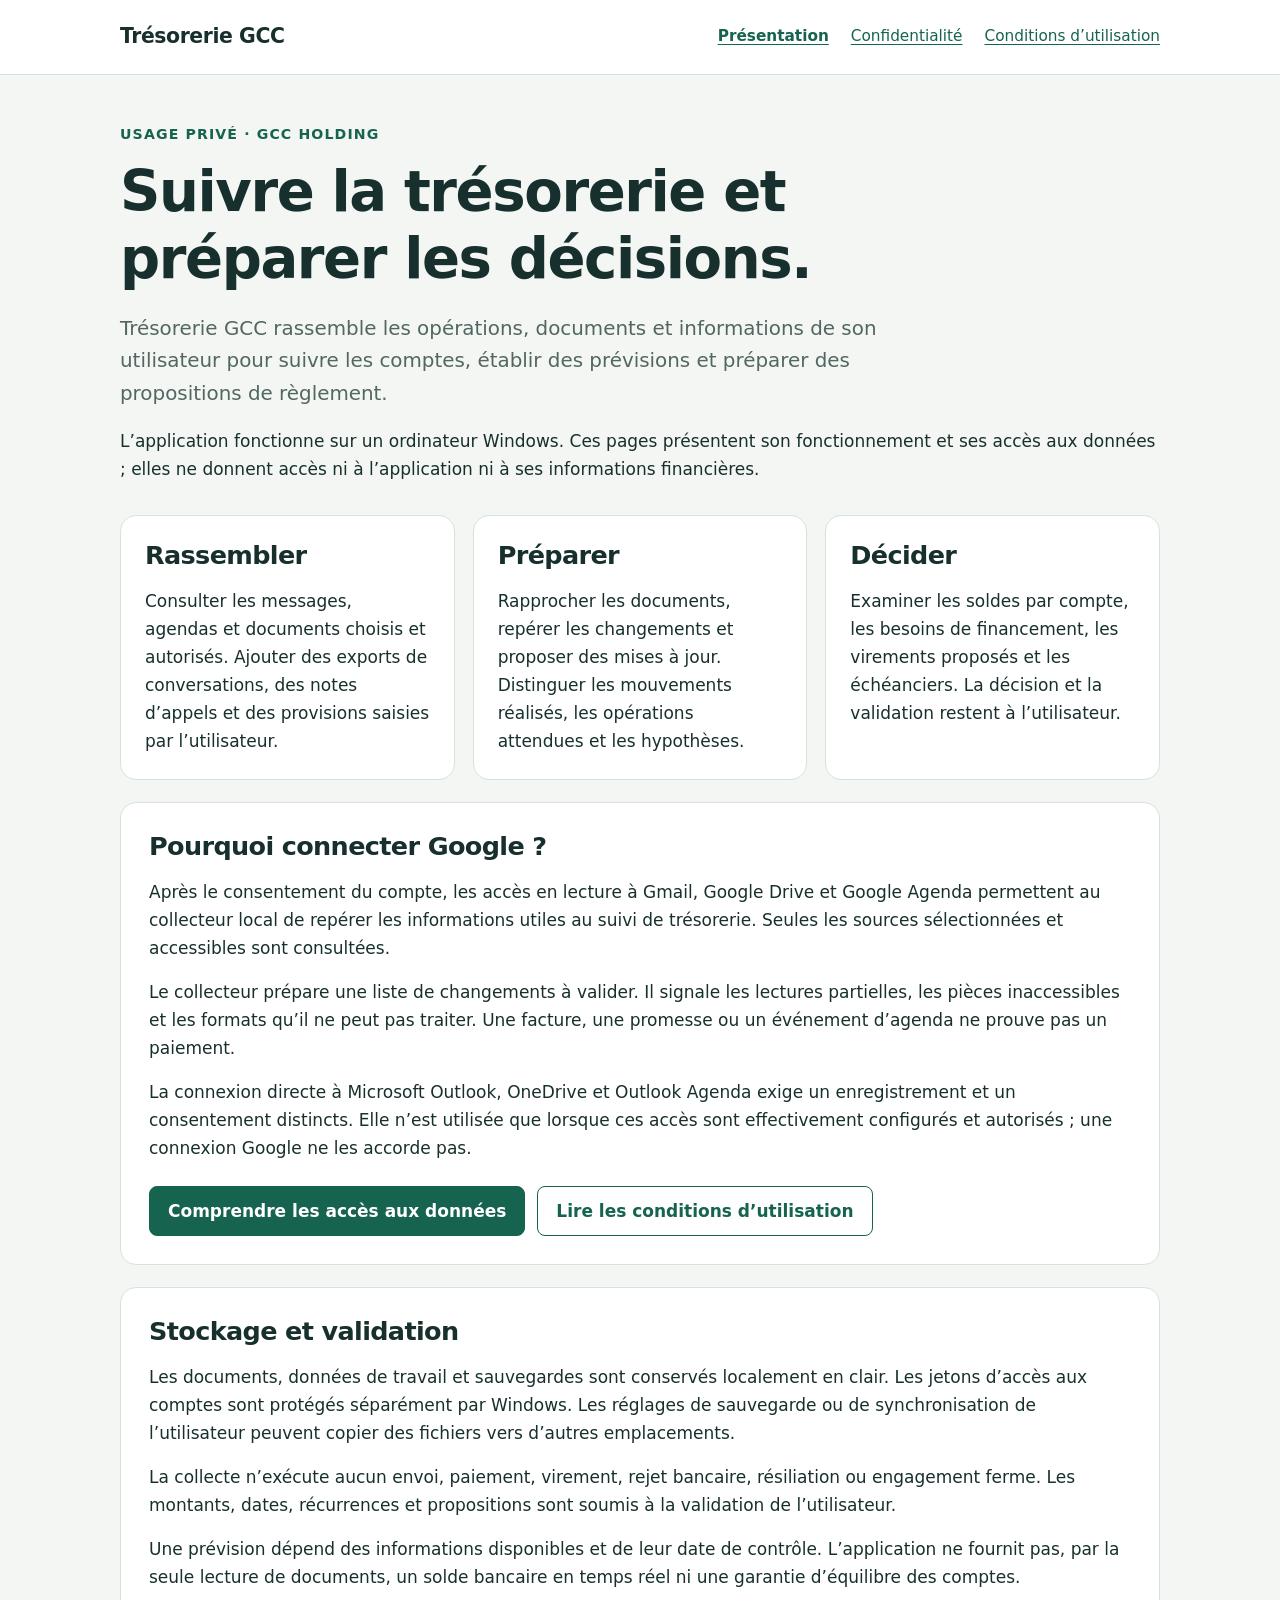
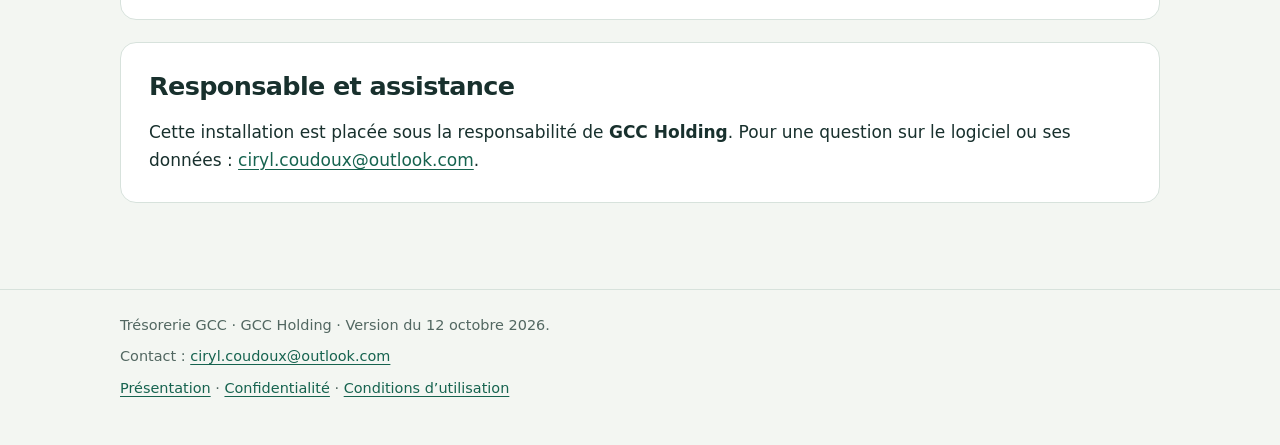
<file: index.html>
<!doctype html>
<html lang="fr">
<head>
  <meta charset="utf-8">
  <meta name="viewport" content="width=device-width,initial-scale=1">
  <meta name="robots" content="noindex,nofollow,noarchive">
  <meta name="referrer" content="no-referrer">
  <meta name="description" content="Présentation de Trésorerie GCC, application locale de suivi et de préparation des décisions de trésorerie.">
  <title>Trésorerie GCC — Présentation</title>
  <link rel="stylesheet" href="styles.css">
</head>
<body>
  <a class="skip" href="#contenu">Aller au contenu</a>
  <header><div class="wrap nav"><a class="brand" href="index.html">Trésorerie GCC</a><nav aria-label="Navigation principale"><a href="index.html" aria-current="page">Présentation</a><a href="confidentialite.html">Confidentialité</a><a href="conditions.html">Conditions d’utilisation</a></nav></div></header>
  <main class="wrap" id="contenu">

    <div class="hero">
      <p class="eyebrow">Usage privé · GCC Holding</p>
      <h1>Suivre la trésorerie et préparer les décisions.</h1>
      <p class="lead">Trésorerie GCC rassemble les opérations, documents et informations de son utilisateur pour suivre les comptes, établir des prévisions et préparer des propositions de règlement.</p>
      <p>L’application fonctionne sur un ordinateur Windows. Ces pages présentent son fonctionnement et ses accès aux données ; elles ne donnent accès ni à l’application ni à ses informations financières.</p>
    </div>
    <div class="grid">
      <section class="panel"><h2>Rassembler</h2><p>Consulter les messages, agendas et documents choisis et autorisés. Ajouter des exports de conversations, des notes d’appels et des provisions saisies par l’utilisateur.</p></section>
      <section class="panel"><h2>Préparer</h2><p>Rapprocher les documents, repérer les changements et proposer des mises à jour. Distinguer les mouvements réalisés, les opérations attendues et les hypothèses.</p></section>
      <section class="panel"><h2>Décider</h2><p>Examiner les soldes par compte, les besoins de financement, les virements proposés et les échéanciers. La décision et la validation restent à l’utilisateur.</p></section>
    </div>
    <section class="panel">
      <h2>Pourquoi connecter Google ?</h2>
      <p>Après le consentement du compte, les accès en lecture à Gmail, Google Drive et Google Agenda permettent au collecteur local de repérer les informations utiles au suivi de trésorerie. Seules les sources sélectionnées et accessibles sont consultées.</p>
      <p>Le collecteur prépare une liste de changements à valider. Il signale les lectures partielles, les pièces inaccessibles et les formats qu’il ne peut pas traiter. Une facture, une promesse ou un événement d’agenda ne prouve pas un paiement.</p>
      <p>La connexion directe à Microsoft Outlook, OneDrive et Outlook Agenda exige un enregistrement et un consentement distincts. Elle n’est utilisée que lorsque ces accès sont effectivement configurés et autorisés ; une connexion Google ne les accorde pas.</p>
      <div class="actions"><a class="button primary" href="confidentialite.html">Comprendre les accès aux données</a><a class="button" href="conditions.html">Lire les conditions d’utilisation</a></div>
    </section>
    <section class="panel">
      <h2>Stockage et validation</h2>
      <p>Les documents, données de travail et sauvegardes sont conservés localement en clair. Les jetons d’accès aux comptes sont protégés séparément par Windows. Les réglages de sauvegarde ou de synchronisation de l’utilisateur peuvent copier des fichiers vers d’autres emplacements.</p>
      <p>La collecte n’exécute aucun envoi, paiement, virement, rejet bancaire, résiliation ou engagement ferme. Les montants, dates, récurrences et propositions sont soumis à la validation de l’utilisateur.</p>
      <p>Une prévision dépend des informations disponibles et de leur date de contrôle. L’application ne fournit pas, par la seule lecture de documents, un solde bancaire en temps réel ni une garantie d’équilibre des comptes.</p>
    </section>
    <section class="panel"><h2>Responsable et assistance</h2><p>Cette installation est placée sous la responsabilité de <strong>GCC Holding</strong>. Pour une question sur le logiciel ou ses données : <a href="mailto:ciryl.coudoux@outlook.com">ciryl.coudoux@outlook.com</a>.</p></section>
  </main>
  <footer><div class="wrap"><p>Trésorerie GCC · GCC Holding · Version du 12 octobre 2026.</p><p>Contact : <a href="mailto:ciryl.coudoux@outlook.com">ciryl.coudoux@outlook.com</a></p><p><a href="index.html">Présentation</a> · <a href="confidentialite.html">Confidentialité</a> · <a href="conditions.html">Conditions d’utilisation</a></p></div></footer>
</body>
</html>
</file>
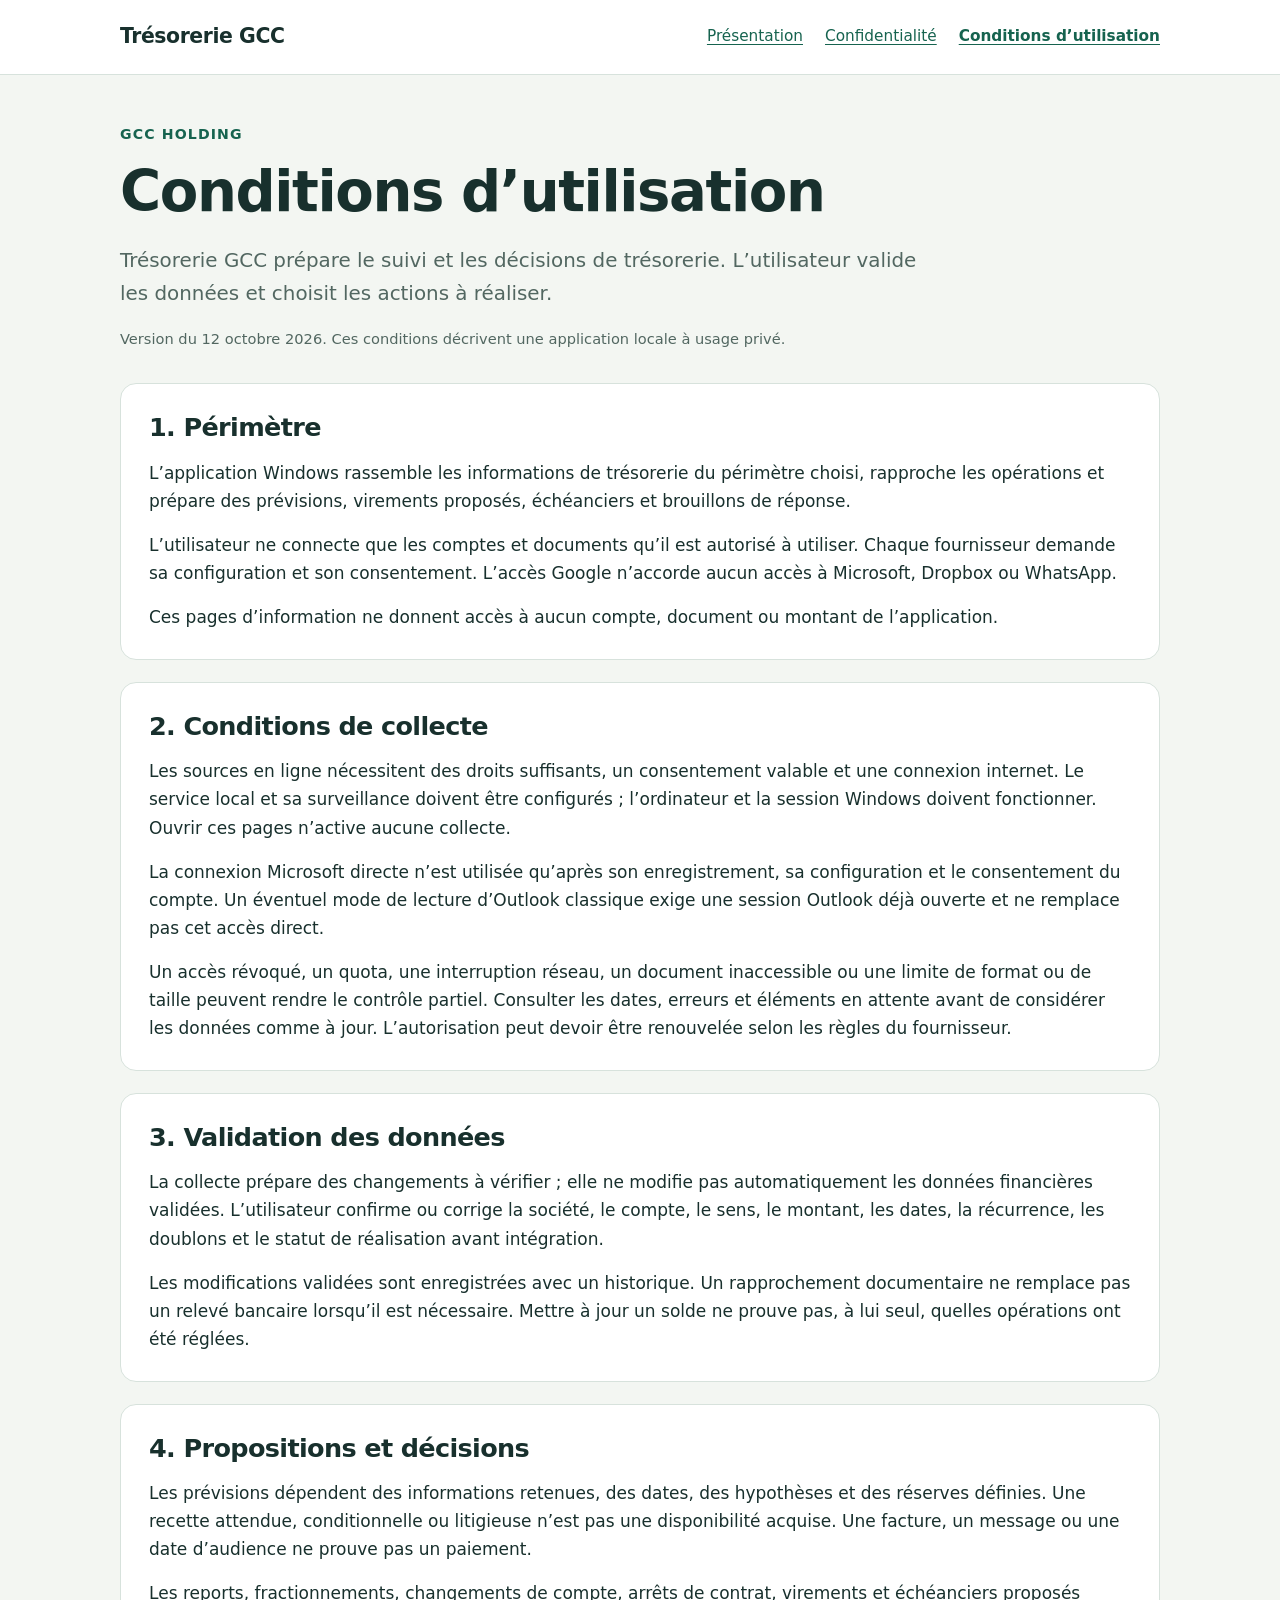
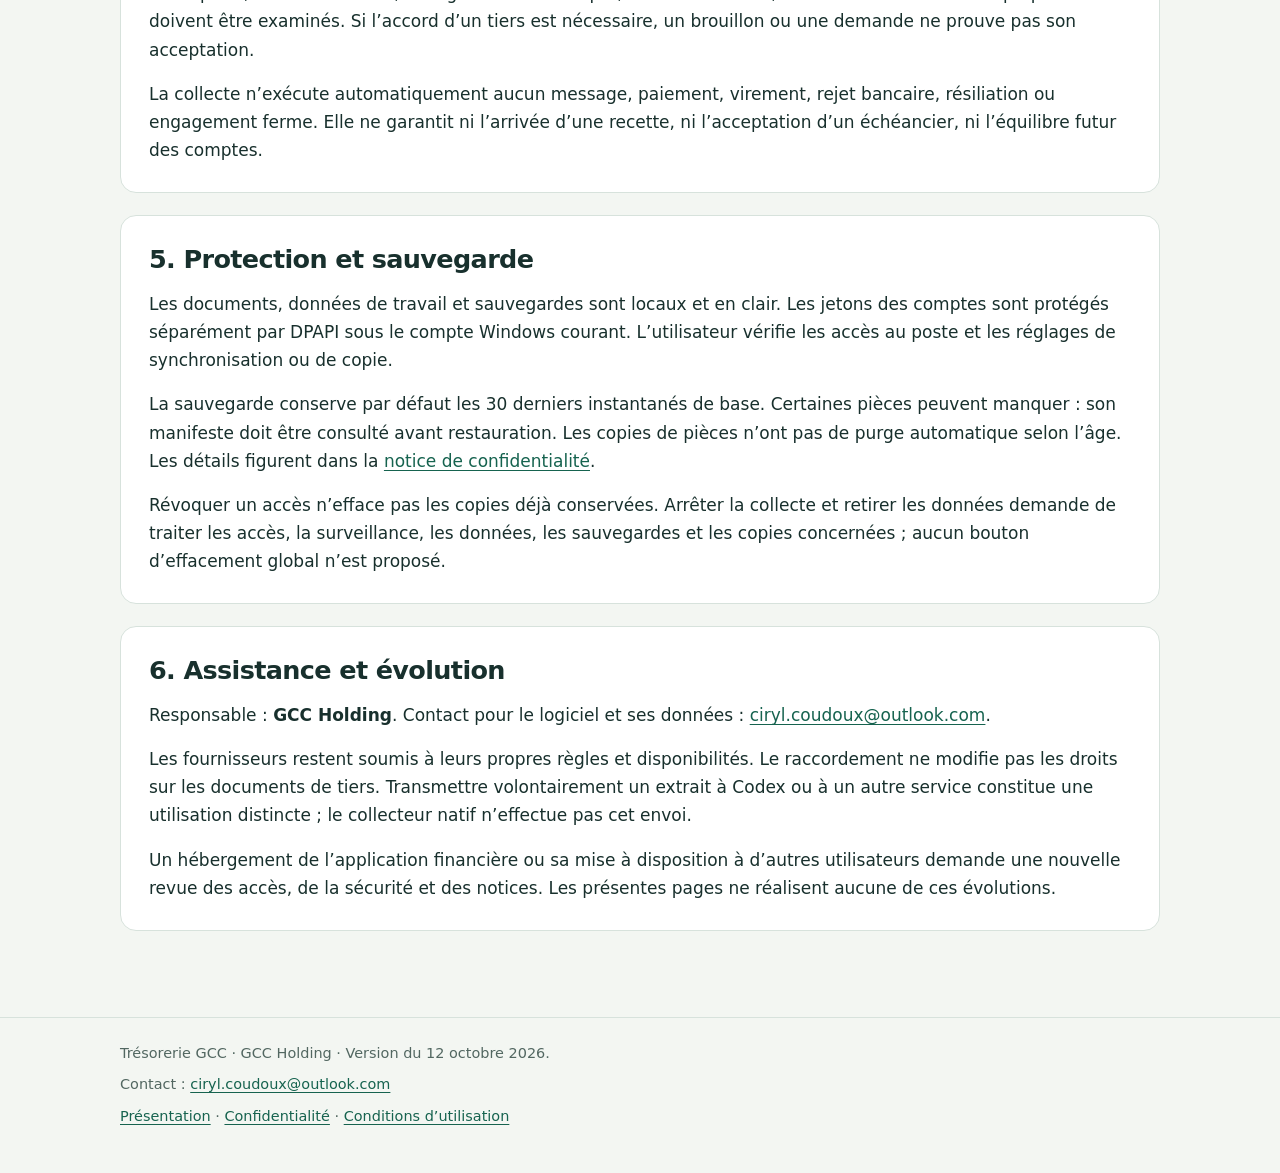
<file: conditions.html>
<!doctype html>
<html lang="fr">
<head>
  <meta charset="utf-8">
  <meta name="viewport" content="width=device-width,initial-scale=1">
  <meta name="robots" content="noindex,nofollow,noarchive">
  <meta name="referrer" content="no-referrer">
  <meta name="description" content="Périmètre, validation, sauvegarde et conditions de fonctionnement de Trésorerie GCC.">
  <title>Trésorerie GCC — Conditions d’utilisation</title>
  <link rel="stylesheet" href="styles.css">
</head>
<body>
  <a class="skip" href="#contenu">Aller au contenu</a>
  <header><div class="wrap nav"><a class="brand" href="index.html">Trésorerie GCC</a><nav aria-label="Navigation principale"><a href="index.html">Présentation</a><a href="confidentialite.html">Confidentialité</a><a href="conditions.html" aria-current="page">Conditions d’utilisation</a></nav></div></header>
  <main class="wrap" id="contenu">

    <div class="hero"><p class="eyebrow">GCC Holding</p><h1>Conditions d’utilisation</h1><p class="lead">Trésorerie GCC prépare le suivi et les décisions de trésorerie. L’utilisateur valide les données et choisit les actions à réaliser.</p><p class="meta">Version du 12 octobre 2026. Ces conditions décrivent une application locale à usage privé.</p></div>
    <section class="panel"><h2>1. Périmètre</h2>
      <p>L’application Windows rassemble les informations de trésorerie du périmètre choisi, rapproche les opérations et prépare des prévisions, virements proposés, échéanciers et brouillons de réponse.</p>
      <p>L’utilisateur ne connecte que les comptes et documents qu’il est autorisé à utiliser. Chaque fournisseur demande sa configuration et son consentement. L’accès Google n’accorde aucun accès à Microsoft, Dropbox ou WhatsApp.</p>
      <p>Ces pages d’information ne donnent accès à aucun compte, document ou montant de l’application.</p>
    </section>
    <section class="panel"><h2>2. Conditions de collecte</h2>
      <p>Les sources en ligne nécessitent des droits suffisants, un consentement valable et une connexion internet. Le service local et sa surveillance doivent être configurés ; l’ordinateur et la session Windows doivent fonctionner. Ouvrir ces pages n’active aucune collecte.</p>
      <p>La connexion Microsoft directe n’est utilisée qu’après son enregistrement, sa configuration et le consentement du compte. Un éventuel mode de lecture d’Outlook classique exige une session Outlook déjà ouverte et ne remplace pas cet accès direct.</p>
      <p>Un accès révoqué, un quota, une interruption réseau, un document inaccessible ou une limite de format ou de taille peuvent rendre le contrôle partiel. Consulter les dates, erreurs et éléments en attente avant de considérer les données comme à jour. L’autorisation peut devoir être renouvelée selon les règles du fournisseur.</p>
    </section>
    <section class="panel"><h2>3. Validation des données</h2>
      <p>La collecte prépare des changements à vérifier ; elle ne modifie pas automatiquement les données financières validées. L’utilisateur confirme ou corrige la société, le compte, le sens, le montant, les dates, la récurrence, les doublons et le statut de réalisation avant intégration.</p>
      <p>Les modifications validées sont enregistrées avec un historique. Un rapprochement documentaire ne remplace pas un relevé bancaire lorsqu’il est nécessaire. Mettre à jour un solde ne prouve pas, à lui seul, quelles opérations ont été réglées.</p>
    </section>
    <section class="panel"><h2>4. Propositions et décisions</h2>
      <p>Les prévisions dépendent des informations retenues, des dates, des hypothèses et des réserves définies. Une recette attendue, conditionnelle ou litigieuse n’est pas une disponibilité acquise. Une facture, un message ou une date d’audience ne prouve pas un paiement.</p>
      <p>Les reports, fractionnements, changements de compte, arrêts de contrat, virements et échéanciers proposés doivent être examinés. Si l’accord d’un tiers est nécessaire, un brouillon ou une demande ne prouve pas son acceptation.</p>
      <p>La collecte n’exécute automatiquement aucun message, paiement, virement, rejet bancaire, résiliation ou engagement ferme. Elle ne garantit ni l’arrivée d’une recette, ni l’acceptation d’un échéancier, ni l’équilibre futur des comptes.</p>
    </section>
    <section class="panel"><h2>5. Protection et sauvegarde</h2>
      <p>Les documents, données de travail et sauvegardes sont locaux et en clair. Les jetons des comptes sont protégés séparément par DPAPI sous le compte Windows courant. L’utilisateur vérifie les accès au poste et les réglages de synchronisation ou de copie.</p>
      <p>La sauvegarde conserve par défaut les 30 derniers instantanés de base. Certaines pièces peuvent manquer : son manifeste doit être consulté avant restauration. Les copies de pièces n’ont pas de purge automatique selon l’âge. Les détails figurent dans la <a href="confidentialite.html">notice de confidentialité</a>.</p>
      <p>Révoquer un accès n’efface pas les copies déjà conservées. Arrêter la collecte et retirer les données demande de traiter les accès, la surveillance, les données, les sauvegardes et les copies concernées ; aucun bouton d’effacement global n’est proposé.</p>
    </section>
    <section class="panel"><h2>6. Assistance et évolution</h2>
      <p>Responsable : <strong>GCC Holding</strong>. Contact pour le logiciel et ses données : <a href="mailto:ciryl.coudoux@outlook.com">ciryl.coudoux@outlook.com</a>.</p>
      <p>Les fournisseurs restent soumis à leurs propres règles et disponibilités. Le raccordement ne modifie pas les droits sur les documents de tiers. Transmettre volontairement un extrait à Codex ou à un autre service constitue une utilisation distincte ; le collecteur natif n’effectue pas cet envoi.</p>
      <p>Un hébergement de l’application financière ou sa mise à disposition à d’autres utilisateurs demande une nouvelle revue des accès, de la sécurité et des notices. Les présentes pages ne réalisent aucune de ces évolutions.</p>
    </section>
  </main>
  <footer><div class="wrap"><p>Trésorerie GCC · GCC Holding · Version du 12 octobre 2026.</p><p>Contact : <a href="mailto:ciryl.coudoux@outlook.com">ciryl.coudoux@outlook.com</a></p><p><a href="index.html">Présentation</a> · <a href="confidentialite.html">Confidentialité</a> · <a href="conditions.html">Conditions d’utilisation</a></p></div></footer>
</body>
</html>
</file>
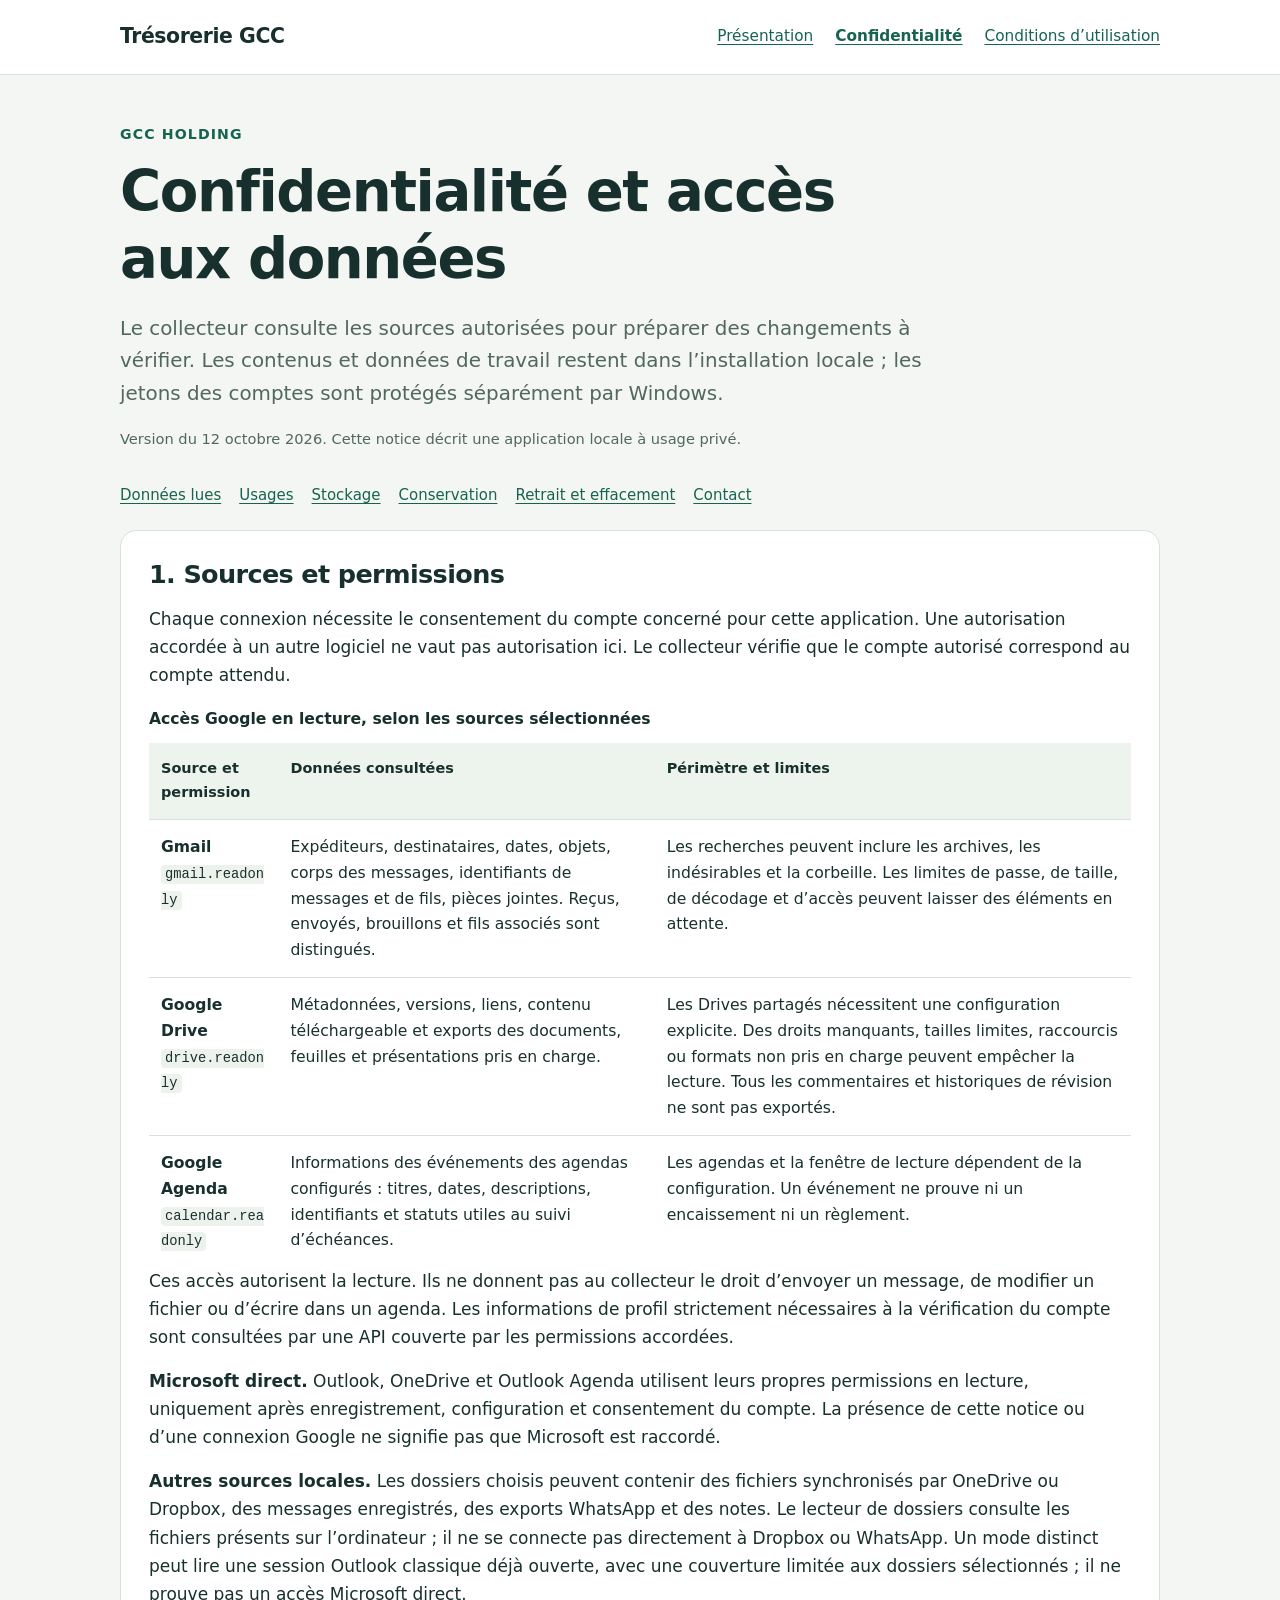
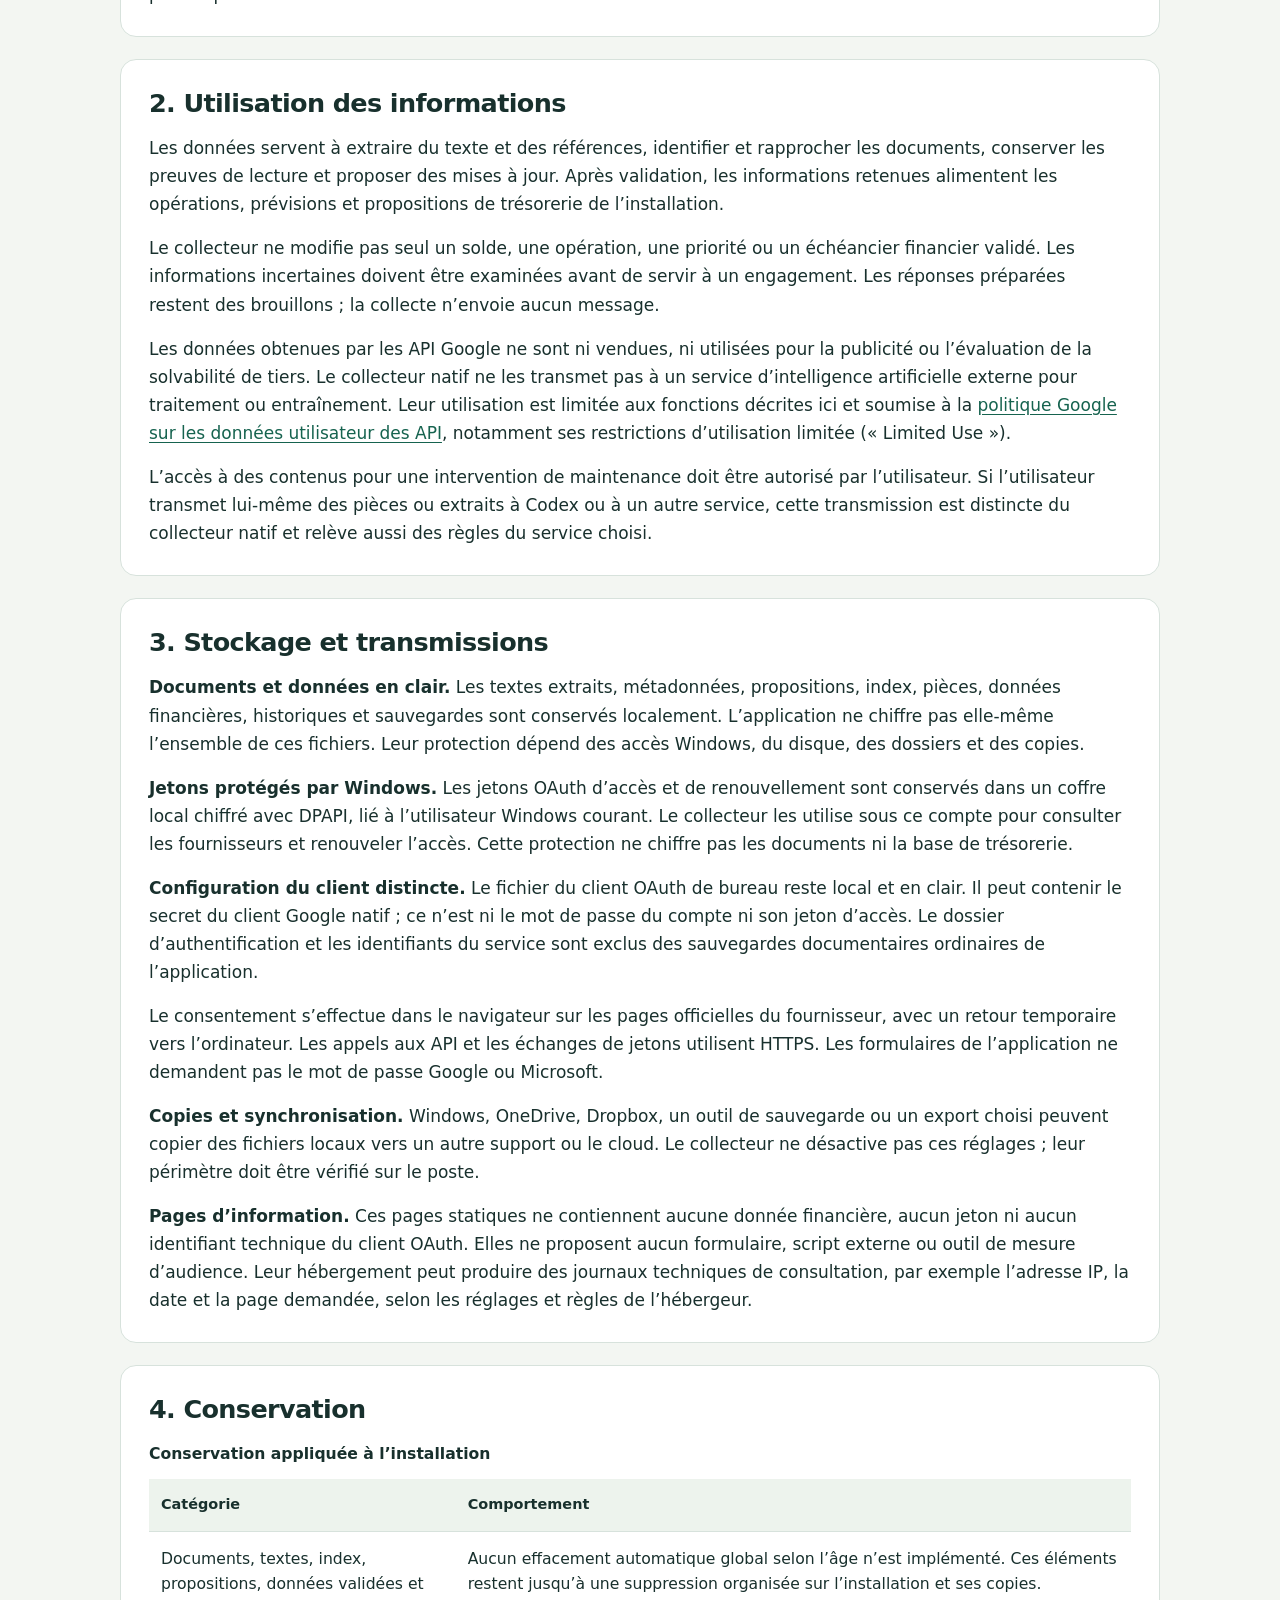
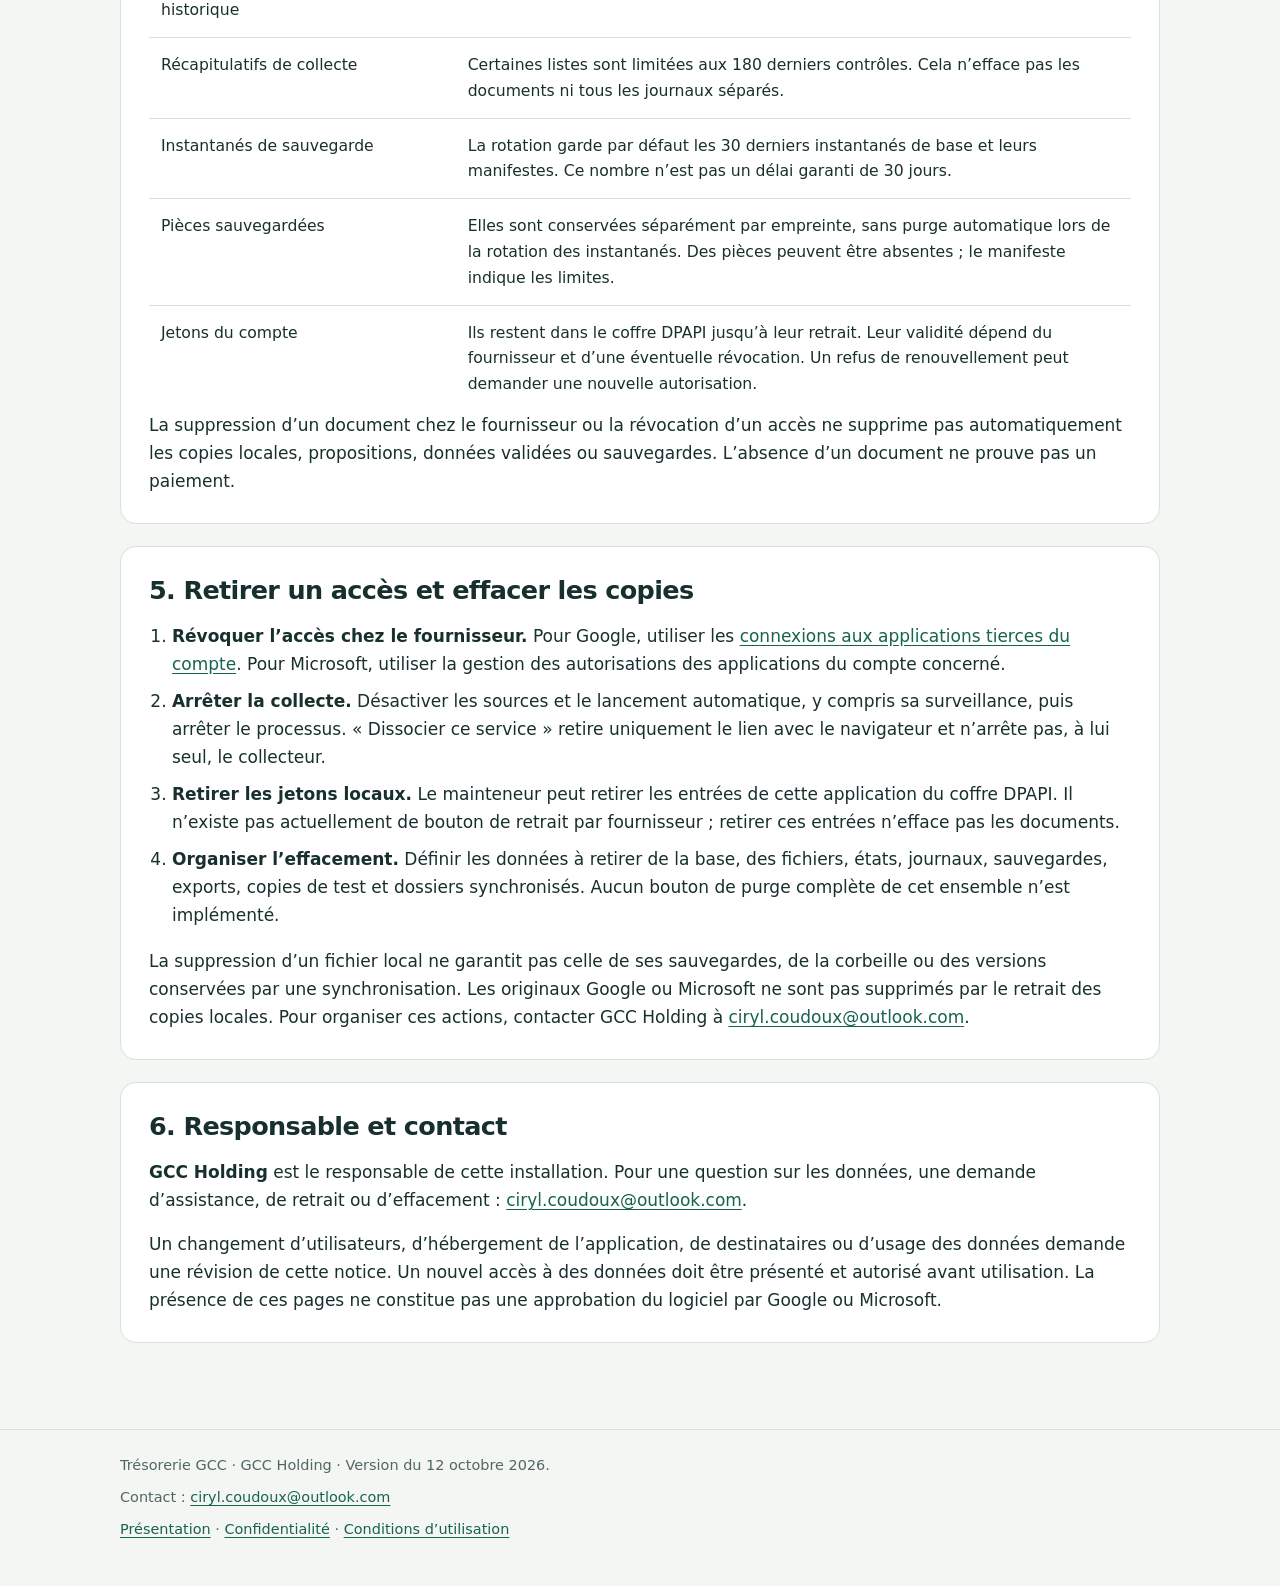
<file: confidentialite.html>
<!doctype html>
<html lang="fr">
<head>
  <meta charset="utf-8">
  <meta name="viewport" content="width=device-width,initial-scale=1">
  <meta name="robots" content="noindex,nofollow,noarchive">
  <meta name="referrer" content="no-referrer">
  <meta name="description" content="Données consultées, usages, stockage local, conservation et retrait des accès de Trésorerie GCC.">
  <title>Trésorerie GCC — Confidentialité</title>
  <link rel="stylesheet" href="styles.css">
</head>
<body>
  <a class="skip" href="#contenu">Aller au contenu</a>
  <header><div class="wrap nav"><a class="brand" href="index.html">Trésorerie GCC</a><nav aria-label="Navigation principale"><a href="index.html">Présentation</a><a href="confidentialite.html" aria-current="page">Confidentialité</a><a href="conditions.html">Conditions d’utilisation</a></nav></div></header>
  <main class="wrap" id="contenu">

    <div class="hero"><p class="eyebrow">GCC Holding</p><h1>Confidentialité et accès aux données</h1><p class="lead">Le collecteur consulte les sources autorisées pour préparer des changements à vérifier. Les contenus et données de travail restent dans l’installation locale ; les jetons des comptes sont protégés séparément par Windows.</p><p class="meta">Version du 12 octobre 2026. Cette notice décrit une application locale à usage privé.</p></div>
    <nav class="contents" aria-label="Sommaire"><a href="#donnees">Données lues</a><a href="#usages">Usages</a><a href="#stockage">Stockage</a><a href="#conservation">Conservation</a><a href="#retrait">Retrait et effacement</a><a href="#contact">Contact</a></nav>
    <section class="panel" id="donnees">
      <h2>1. Sources et permissions</h2>
      <p>Chaque connexion nécessite le consentement du compte concerné pour cette application. Une autorisation accordée à un autre logiciel ne vaut pas autorisation ici. Le collecteur vérifie que le compte autorisé correspond au compte attendu.</p>
      <div class="table-wrap"><table><caption>Accès Google en lecture, selon les sources sélectionnées</caption><thead><tr><th scope="col">Source et permission</th><th scope="col">Données consultées</th><th scope="col">Périmètre et limites</th></tr></thead><tbody>
        <tr><td><strong>Gmail</strong><br><code>gmail.readonly</code></td><td>Expéditeurs, destinataires, dates, objets, corps des messages, identifiants de messages et de fils, pièces jointes. Reçus, envoyés, brouillons et fils associés sont distingués.</td><td>Les recherches peuvent inclure les archives, les indésirables et la corbeille. Les limites de passe, de taille, de décodage et d’accès peuvent laisser des éléments en attente.</td></tr>
        <tr><td><strong>Google Drive</strong><br><code>drive.readonly</code></td><td>Métadonnées, versions, liens, contenu téléchargeable et exports des documents, feuilles et présentations pris en charge.</td><td>Les Drives partagés nécessitent une configuration explicite. Des droits manquants, tailles limites, raccourcis ou formats non pris en charge peuvent empêcher la lecture. Tous les commentaires et historiques de révision ne sont pas exportés.</td></tr>
        <tr><td><strong>Google Agenda</strong><br><code>calendar.readonly</code></td><td>Informations des événements des agendas configurés : titres, dates, descriptions, identifiants et statuts utiles au suivi d’échéances.</td><td>Les agendas et la fenêtre de lecture dépendent de la configuration. Un événement ne prouve ni un encaissement ni un règlement.</td></tr>
      </tbody></table></div>
      <p>Ces accès autorisent la lecture. Ils ne donnent pas au collecteur le droit d’envoyer un message, de modifier un fichier ou d’écrire dans un agenda. Les informations de profil strictement nécessaires à la vérification du compte sont consultées par une API couverte par les permissions accordées.</p>
      <p><strong>Microsoft direct.</strong> Outlook, OneDrive et Outlook Agenda utilisent leurs propres permissions en lecture, uniquement après enregistrement, configuration et consentement du compte. La présence de cette notice ou d’une connexion Google ne signifie pas que Microsoft est raccordé.</p>
      <p><strong>Autres sources locales.</strong> Les dossiers choisis peuvent contenir des fichiers synchronisés par OneDrive ou Dropbox, des messages enregistrés, des exports WhatsApp et des notes. Le lecteur de dossiers consulte les fichiers présents sur l’ordinateur ; il ne se connecte pas directement à Dropbox ou WhatsApp. Un mode distinct peut lire une session Outlook classique déjà ouverte, avec une couverture limitée aux dossiers sélectionnés ; il ne prouve pas un accès Microsoft direct.</p>
    </section>
    <section class="panel" id="usages">
      <h2>2. Utilisation des informations</h2>
      <p>Les données servent à extraire du texte et des références, identifier et rapprocher les documents, conserver les preuves de lecture et proposer des mises à jour. Après validation, les informations retenues alimentent les opérations, prévisions et propositions de trésorerie de l’installation.</p>
      <p>Le collecteur ne modifie pas seul un solde, une opération, une priorité ou un échéancier financier validé. Les informations incertaines doivent être examinées avant de servir à un engagement. Les réponses préparées restent des brouillons ; la collecte n’envoie aucun message.</p>
      <p>Les données obtenues par les API Google ne sont ni vendues, ni utilisées pour la publicité ou l’évaluation de la solvabilité de tiers. Le collecteur natif ne les transmet pas à un service d’intelligence artificielle externe pour traitement ou entraînement. Leur utilisation est limitée aux fonctions décrites ici et soumise à la <a href="https://developers.google.com/terms/api-services-user-data-policy" rel="noreferrer">politique Google sur les données utilisateur des API</a>, notamment ses restrictions d’utilisation limitée (« Limited Use »).</p>
      <p>L’accès à des contenus pour une intervention de maintenance doit être autorisé par l’utilisateur. Si l’utilisateur transmet lui-même des pièces ou extraits à Codex ou à un autre service, cette transmission est distincte du collecteur natif et relève aussi des règles du service choisi.</p>
    </section>
    <section class="panel" id="stockage">
      <h2>3. Stockage et transmissions</h2>
      <p><strong>Documents et données en clair.</strong> Les textes extraits, métadonnées, propositions, index, pièces, données financières, historiques et sauvegardes sont conservés localement. L’application ne chiffre pas elle-même l’ensemble de ces fichiers. Leur protection dépend des accès Windows, du disque, des dossiers et des copies.</p>
      <p><strong>Jetons protégés par Windows.</strong> Les jetons OAuth d’accès et de renouvellement sont conservés dans un coffre local chiffré avec DPAPI, lié à l’utilisateur Windows courant. Le collecteur les utilise sous ce compte pour consulter les fournisseurs et renouveler l’accès. Cette protection ne chiffre pas les documents ni la base de trésorerie.</p>
      <p><strong>Configuration du client distincte.</strong> Le fichier du client OAuth de bureau reste local et en clair. Il peut contenir le secret du client Google natif ; ce n’est ni le mot de passe du compte ni son jeton d’accès. Le dossier d’authentification et les identifiants du service sont exclus des sauvegardes documentaires ordinaires de l’application.</p>
      <p>Le consentement s’effectue dans le navigateur sur les pages officielles du fournisseur, avec un retour temporaire vers l’ordinateur. Les appels aux API et les échanges de jetons utilisent HTTPS. Les formulaires de l’application ne demandent pas le mot de passe Google ou Microsoft.</p>
      <p><strong>Copies et synchronisation.</strong> Windows, OneDrive, Dropbox, un outil de sauvegarde ou un export choisi peuvent copier des fichiers locaux vers un autre support ou le cloud. Le collecteur ne désactive pas ces réglages ; leur périmètre doit être vérifié sur le poste.</p>
      <p><strong>Pages d’information.</strong> Ces pages statiques ne contiennent aucune donnée financière, aucun jeton ni aucun identifiant technique du client OAuth. Elles ne proposent aucun formulaire, script externe ou outil de mesure d’audience. Leur hébergement peut produire des journaux techniques de consultation, par exemple l’adresse IP, la date et la page demandée, selon les réglages et règles de l’hébergeur.</p>
    </section>
    <section class="panel" id="conservation">
      <h2>4. Conservation</h2>
      <div class="table-wrap"><table><caption>Conservation appliquée à l’installation</caption><thead><tr><th scope="col">Catégorie</th><th scope="col">Comportement</th></tr></thead><tbody>
        <tr><td>Documents, textes, index, propositions, données validées et historique</td><td>Aucun effacement automatique global selon l’âge n’est implémenté. Ces éléments restent jusqu’à une suppression organisée sur l’installation et ses copies.</td></tr>
        <tr><td>Récapitulatifs de collecte</td><td>Certaines listes sont limitées aux 180 derniers contrôles. Cela n’efface pas les documents ni tous les journaux séparés.</td></tr>
        <tr><td>Instantanés de sauvegarde</td><td>La rotation garde par défaut les 30 derniers instantanés de base et leurs manifestes. Ce nombre n’est pas un délai garanti de 30 jours.</td></tr>
        <tr><td>Pièces sauvegardées</td><td>Elles sont conservées séparément par empreinte, sans purge automatique lors de la rotation des instantanés. Des pièces peuvent être absentes ; le manifeste indique les limites.</td></tr>
        <tr><td>Jetons du compte</td><td>Ils restent dans le coffre DPAPI jusqu’à leur retrait. Leur validité dépend du fournisseur et d’une éventuelle révocation. Un refus de renouvellement peut demander une nouvelle autorisation.</td></tr>
      </tbody></table></div>
      <p>La suppression d’un document chez le fournisseur ou la révocation d’un accès ne supprime pas automatiquement les copies locales, propositions, données validées ou sauvegardes. L’absence d’un document ne prouve pas un paiement.</p>
    </section>
    <section class="panel" id="retrait">
      <h2>5. Retirer un accès et effacer les copies</h2>
      <ol>
        <li><strong>Révoquer l’accès chez le fournisseur.</strong> Pour Google, utiliser les <a href="https://myaccount.google.com/connections" rel="noreferrer">connexions aux applications tierces du compte</a>. Pour Microsoft, utiliser la gestion des autorisations des applications du compte concerné.</li>
        <li><strong>Arrêter la collecte.</strong> Désactiver les sources et le lancement automatique, y compris sa surveillance, puis arrêter le processus. « Dissocier ce service » retire uniquement le lien avec le navigateur et n’arrête pas, à lui seul, le collecteur.</li>
        <li><strong>Retirer les jetons locaux.</strong> Le mainteneur peut retirer les entrées de cette application du coffre DPAPI. Il n’existe pas actuellement de bouton de retrait par fournisseur ; retirer ces entrées n’efface pas les documents.</li>
        <li><strong>Organiser l’effacement.</strong> Définir les données à retirer de la base, des fichiers, états, journaux, sauvegardes, exports, copies de test et dossiers synchronisés. Aucun bouton de purge complète de cet ensemble n’est implémenté.</li>
      </ol>
      <p>La suppression d’un fichier local ne garantit pas celle de ses sauvegardes, de la corbeille ou des versions conservées par une synchronisation. Les originaux Google ou Microsoft ne sont pas supprimés par le retrait des copies locales. Pour organiser ces actions, contacter GCC Holding à <a href="mailto:ciryl.coudoux@outlook.com">ciryl.coudoux@outlook.com</a>.</p>
    </section>
    <section class="panel" id="contact">
      <h2>6. Responsable et contact</h2>
      <p><strong>GCC Holding</strong> est le responsable de cette installation. Pour une question sur les données, une demande d’assistance, de retrait ou d’effacement : <a href="mailto:ciryl.coudoux@outlook.com">ciryl.coudoux@outlook.com</a>.</p>
      <p>Un changement d’utilisateurs, d’hébergement de l’application, de destinataires ou d’usage des données demande une révision de cette notice. Un nouvel accès à des données doit être présenté et autorisé avant utilisation. La présence de ces pages ne constitue pas une approbation du logiciel par Google ou Microsoft.</p>
    </section>
  </main>
  <footer><div class="wrap"><p>Trésorerie GCC · GCC Holding · Version du 12 octobre 2026.</p><p>Contact : <a href="mailto:ciryl.coudoux@outlook.com">ciryl.coudoux@outlook.com</a></p><p><a href="index.html">Présentation</a> · <a href="confidentialite.html">Confidentialité</a> · <a href="conditions.html">Conditions d’utilisation</a></p></div></footer>
</body>
</html>
</file>
<file: styles.css>
:root{color-scheme:light;--ink:#18302d;--muted:#526761;--line:#d7e2dc;--accent:#16634f;--paper:#fff;--canvas:#f3f6f2;--notice:#fff4d9;--notice-ink:#6f4e05}
*{box-sizing:border-box}
html{font:17px/1.65 system-ui,-apple-system,BlinkMacSystemFont,"Segoe UI",sans-serif;scroll-behavior:smooth}
body{margin:0;background:var(--canvas);color:var(--ink)}
a{color:var(--accent);text-underline-offset:.18em}
a:focus-visible,summary:focus-visible{outline:3px solid #9b6500;outline-offset:4px;border-radius:2px}
.skip{position:absolute;left:-10000px;top:12px;padding:10px;background:var(--paper);z-index:2}.skip:focus{left:16px}
.wrap{width:min(1040px,calc(100% - 40px));margin-inline:auto}
header{background:var(--paper);border-bottom:1px solid var(--line)}
.nav{display:flex;align-items:center;justify-content:space-between;gap:16px;flex-wrap:wrap;padding-block:20px}
.brand{color:var(--ink);font-weight:750;font-size:1.2rem;text-decoration:none;letter-spacing:-.02em}
nav{display:flex;gap:10px 22px;flex-wrap:wrap;font-size:.9rem}nav a[aria-current="page"]{font-weight:700}
main{padding-block:48px 64px}.eyebrow{font-size:.83rem;font-weight:750;letter-spacing:.08em;text-transform:uppercase;color:var(--accent);margin:0 0 12px}
h1,h2,h3{line-height:1.2;letter-spacing:-.025em}h1{font-size:clamp(2rem,5vw,3.3rem);max-width:820px;margin:0 0 20px}h2{font-size:1.5rem;margin:0 0 16px}h3{font-size:1.12rem;margin:0 0 10px}
p{margin:0 0 16px}.lead{font-size:1.17rem;color:var(--muted);max-width:820px}.meta{font-size:.86rem;color:var(--muted)}
.hero{margin-bottom:32px}.panel{background:var(--paper);border:1px solid var(--line);border-radius:16px;padding:28px;margin-block:22px}.panel>:last-child{margin-bottom:0}
.grid{display:grid;grid-template-columns:repeat(3,minmax(0,1fr));gap:18px}.grid .panel{margin:0;padding:24px}
.note{border-left:4px solid var(--accent);padding:16px 20px;background:#e8f2eb;border-radius:0 10px 10px 0;margin:22px 0}
ul,ol{padding-left:1.35em;margin:0 0 18px}li+li{margin-top:9px}
.table-wrap{overflow-x:auto}table{width:100%;border-collapse:collapse;font-size:.92rem;text-align:left}caption{text-align:left;font-weight:700;margin-bottom:12px}th,td{padding:14px 12px;vertical-align:top;border-bottom:1px solid var(--line)}th{background:#edf3ed;font-size:.85rem}tr:last-child td{border-bottom:0}
code{font: .88em/1.4 ui-monospace,SFMono-Regular,Consolas,monospace;overflow-wrap:anywhere;background:#eef2ed;padding:2px 4px;border-radius:4px}details{border-top:1px solid var(--line);padding-top:16px;margin-top:20px}summary{cursor:pointer;font-weight:650}details[open] summary{margin-bottom:14px}
.contents{display:flex;gap:9px 18px;flex-wrap:wrap;font-size:.88rem}.contents a{white-space:normal}.actions{display:flex;gap:12px;flex-wrap:wrap;margin-top:24px}.button{display:inline-block;padding:10px 18px;border:1px solid var(--accent);border-radius:8px;text-decoration:none;font-weight:650}.button.primary{background:var(--accent);color:white}
footer{border-top:1px solid var(--line);padding-block:24px 36px;font-size:.85rem;color:var(--muted)}footer p{margin-bottom:8px}
@media(max-width:720px){.wrap{width:calc(100% - 28px)}main{padding-top:32px}.grid{grid-template-columns:1fr}.panel{padding:22px}.nav{padding-block:16px}th,td{padding:12px 10px}}
@media(prefers-reduced-motion:reduce){html{scroll-behavior:auto}}
@media print{body{background:white;color:#111}.wrap{width:100%}nav,.skip,.actions,.contents{display:none}main{padding:24px 0}.panel{border-radius:0;break-inside:avoid}h1{font-size:27pt}h2{font-size:18pt}a{color:inherit}footer{font-size:9pt}}
</file>
